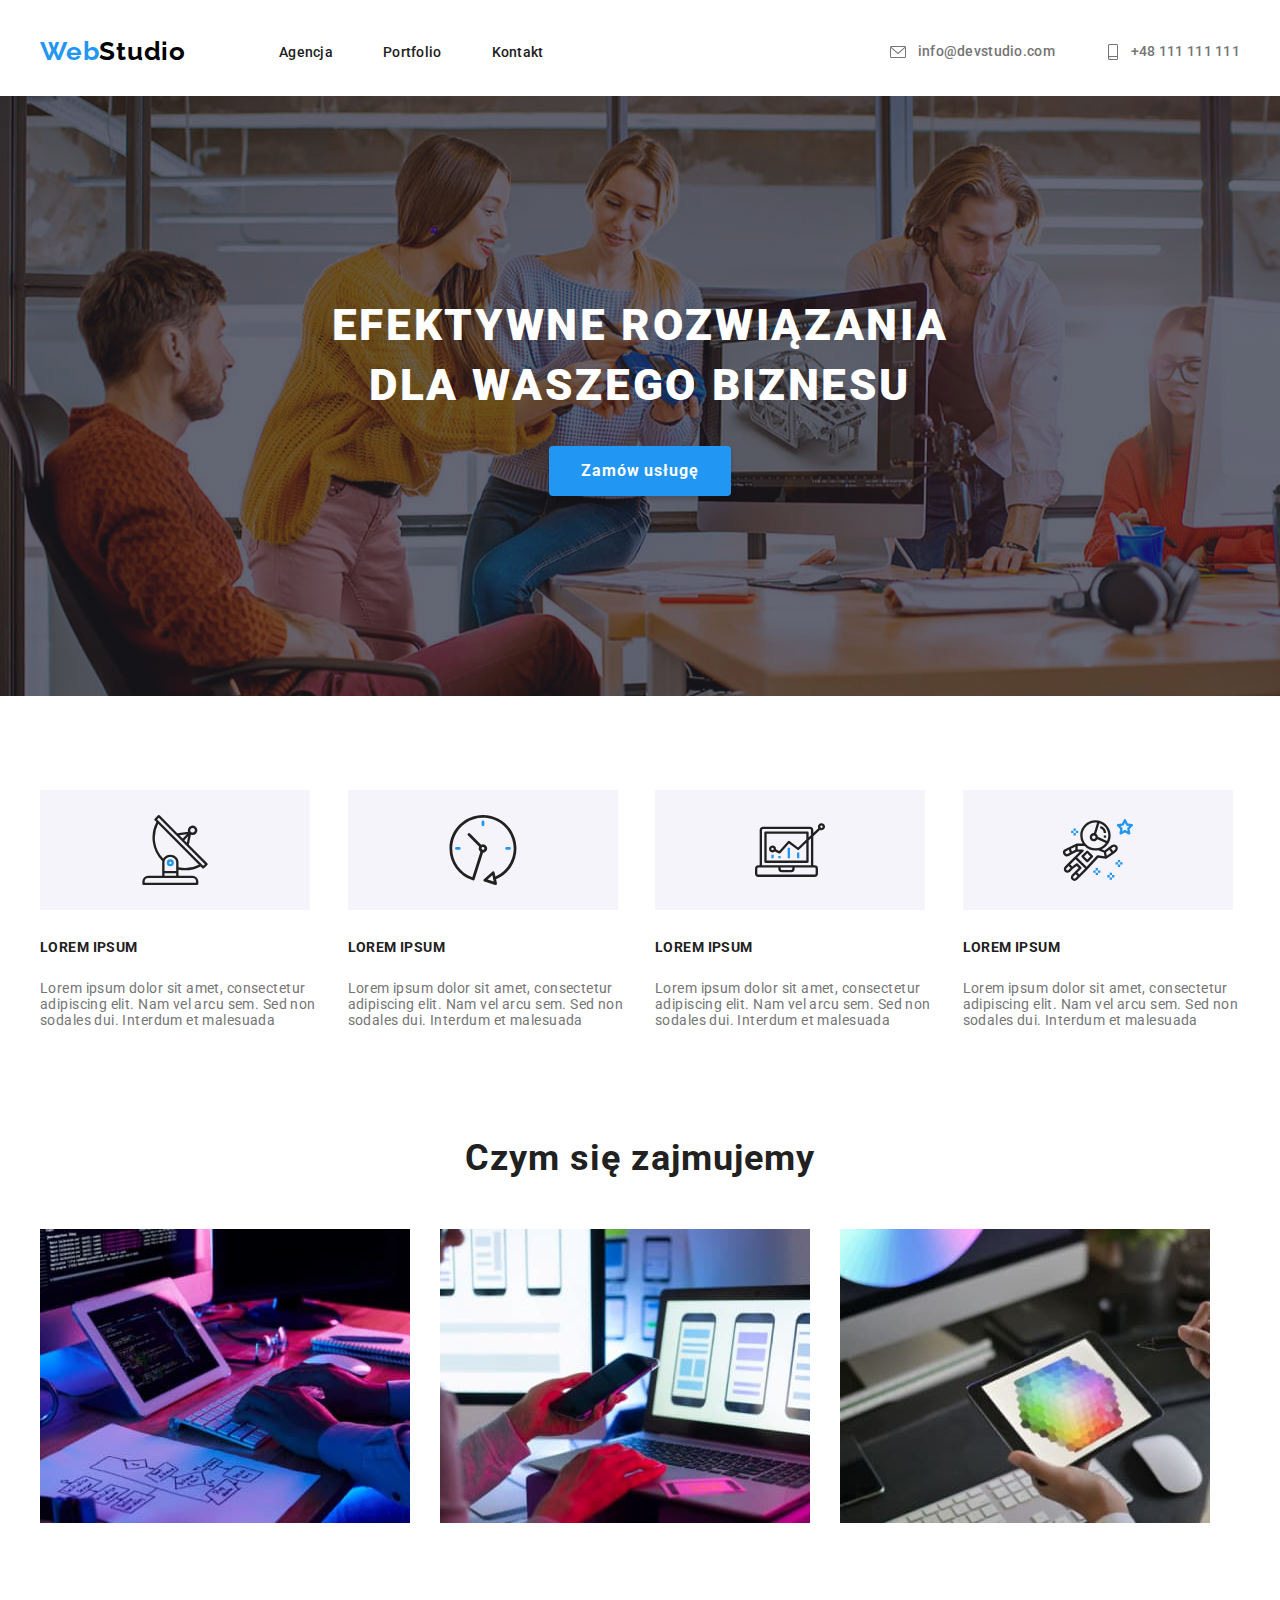
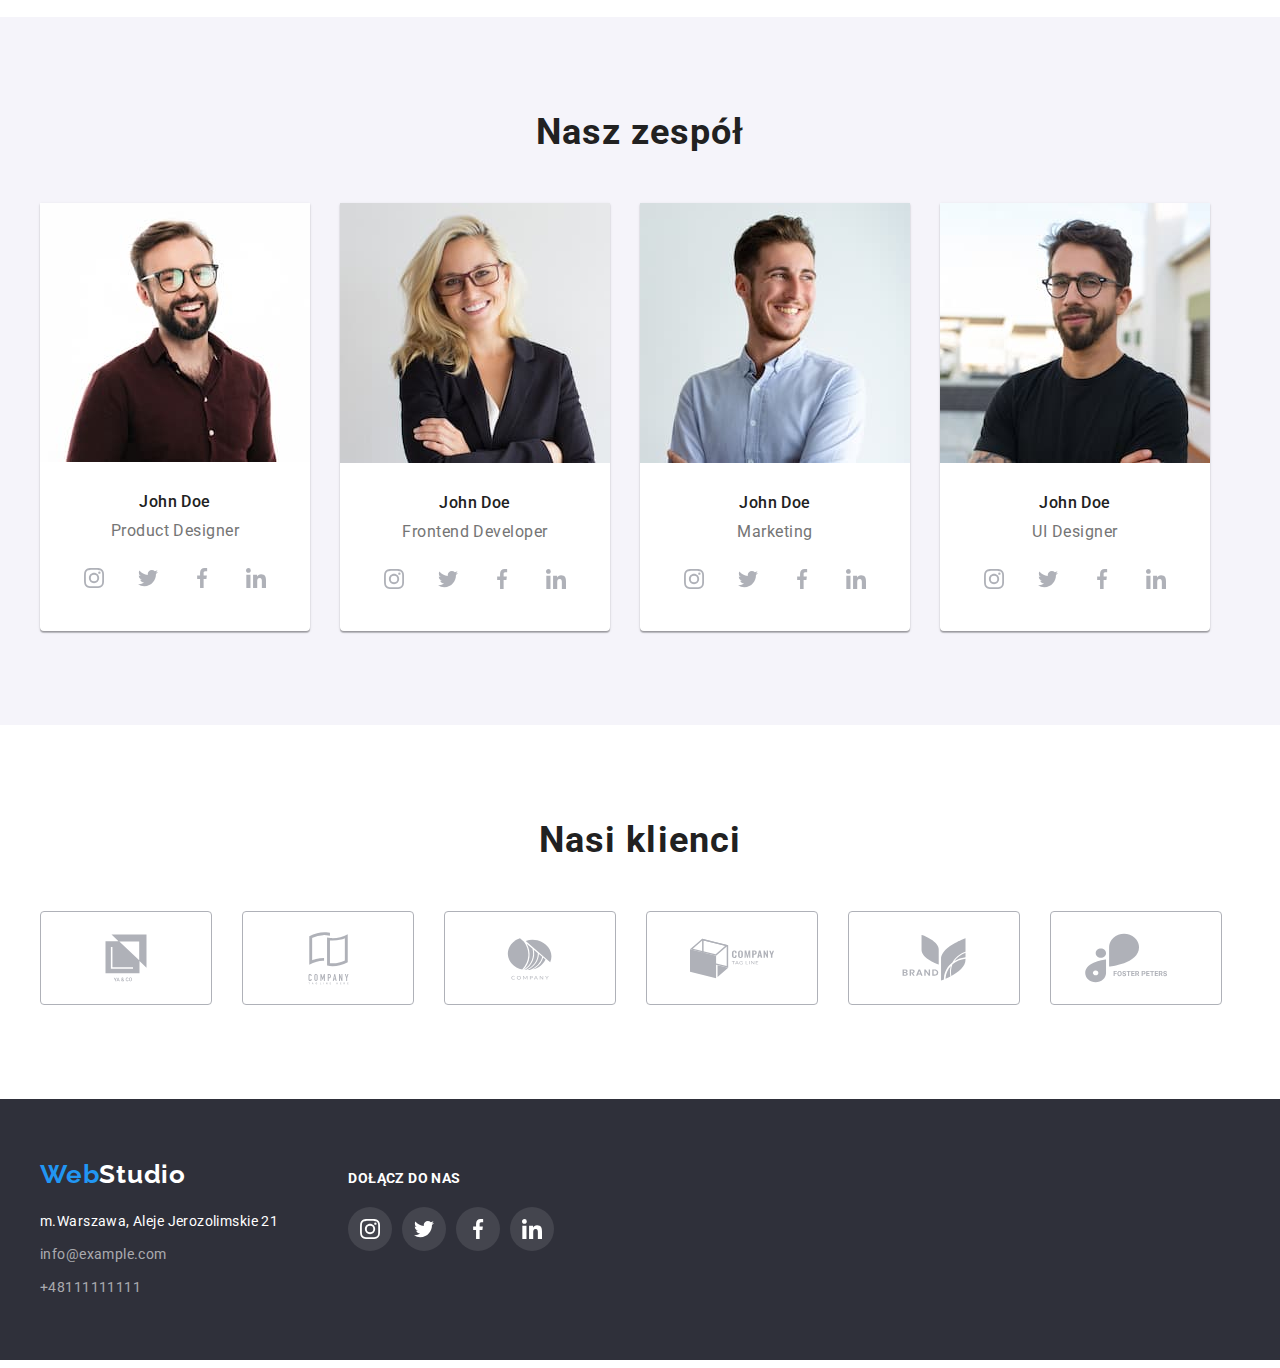
<file: index.html>
<!DOCTYPE html>
<html lang="uk">
  <head>
    <meta charset="UTF-8" />
    <meta http-equiv="X-UA-Compatible" content="IE=edge" />
    <meta name="viewport" content="width=device-width, initial-scale=1.0" />
    <title>WebStudio</title>
    <link rel="preconnect" href="https://fonts.googleapis.com" />
    <link rel="preconnect" href="https://fonts.gstatic.com" crossorigin />
    <link
      href="https://fonts.googleapis.com/css2?family=Raleway:wght@700&family=Roboto:wght@400;500;700;900&display=swap"
      rel="stylesheet"
    />
    <link
      rel="stylesheet"
      href="https://cdnjs.cloudflare.com/ajax/libs/modern-normalize/1.1.0/modern-normalize.min.css"
      integrity="sha512-wpPYUAdjBVSE4KJnH1VR1HeZfpl1ub8YT/NKx4PuQ5NmX2tKuGu6U/JRp5y+Y8XG2tV+wKQpNHVUX03MfMFn9Q=="
      crossorigin="anonymous"
      referrerpolicy="no-referrer"
    />
    <link rel="stylesheet" href="./css/styles.css" />
  </head>

  <body>
    <header>
      <div class="container header-container">
        <nav class="header-nav">
          <a class="header-logo" href="./index.html">
            <span class="logo-blue">Web</span
            ><span class="logo-black">Studio</span>
          </a>
          <ul class="site-nav">
            <li><a href="./index.html" class="link current">Agencja</a></li>
            <li>
              <a href="./portfolio.html" class="site link">Portfolio</a>
            </li>
            <li><a href="#" class="site link">Kontakt</a></li>
          </ul>
        </nav>
        <ul class="header-contacts list">
          <li>
            <a href="mailto:info@devstudio.com" class="header-contact link">
              <svg class="icon" width="20" height="16">
                <use href="./images/icons.svg#icon-envelope-1"></use>
              </svg>
              info@devstudio.com
            </a>
          </li>
          <li>
            <a href="tel:+48111111111" class="header-contact link">
              <svg class="icon" width="16" height="24">
                <use href="./images/icons.svg#icon-smartphone-1"></use>
              </svg>
              +48 111 111 111
            </a>
          </li>
        </ul>
      </div>
    </header>

    <main>
      <section class="hero">
        <div class="container2">
          <h1 class="hero-title">EFEKTYWNE ROZWIĄZANIA DLA WASZEGO BIZNESU</h1>
          <button class="hero-button" type="button">Zamów usługę</button>
        </div>
      </section>

      <section class="section section-features">
        <div class="container">
          <ul class="benefits-list list">
            <li class="benefits-item">
              <div class="benefits-icons">
                <svg class="icon-benefits">
                  <use href="./images/icons.svg#icon-antenna-1"></use>
                </svg>
              </div>
              <h3 class="tekst-1">LOREM IPSUM</h3>
              <p class="tekst-2">
                Lorem ipsum dolor sit amet, consectetur adipiscing elit. Nam vel
                arcu sem. Sed non sodales dui. Interdum et malesuada
              </p>
            </li>
            <li class="benefits-item">
              <div class="benefits-icons">
                <svg class="icon-benefits">
                  <use href="./images/icons.svg#icon-clock-1"></use>
                </svg>
              </div>
              <h3 class="tekst-1">LOREM IPSUM</h3>
              <p class="tekst-2">
                Lorem ipsum dolor sit amet, consectetur adipiscing elit. Nam vel
                arcu sem. Sed non sodales dui. Interdum et malesuada
              </p>
            </li>
            <li class="benefits-item">
              <div class="benefits-icons">
                <svg class="icon-benefits">
                  <use href="./images/icons.svg#icon-diagram-1"></use>
                </svg>
              </div>
              <h3 class="tekst-1">LOREM IPSUM</h3>
              <p class="tekst-2">
                Lorem ipsum dolor sit amet, consectetur adipiscing elit. Nam vel
                arcu sem. Sed non sodales dui. Interdum et malesuada
              </p>
            </li>
            <li class="benefits-item">
              <div class="benefits-icons">
                <svg class="icon-benefits">
                  <use href="./images/icons.svg#icon-astronaut-1"></use>
                </svg>
              </div>
              <h3 class="tekst-1">LOREM IPSUM</h3>
              <p class="tekst-2">
                Lorem ipsum dolor sit amet, consectetur adipiscing elit. Nam vel
                arcu sem. Sed non sodales dui. Interdum et malesuada
              </p>
            </li>
          </ul>
        </div>
      </section>

      <section class="section section-work">
        <div class="container">
          <h2 class="section-title">Czym się zajmujemy</h2>
          <ul class="foto-work list">
            <li class="item-work">
              <img
                src="images/1.jpg"
                alt="A picture of someone writing on a computer"
                width="370"
                height="294"
              />
            </li>
            <li class="item-work">
              <img
                src="images/2.jpg"
                alt="A picture of someone connecting their phone to a computer"
                width="370"
                height="294"
              />
            </li>
            <li class="item-work">
              <img
                src="images/3.jpg"
                alt="A picture of someone creating an image on a notebook "
                width="370"
                height="294"
              />
            </li>
          </ul>
        </div>
      </section>

      <section class="section team-section">
        <div class="container">
          <h2 class="section-title">Nasz zespół</h2>

          <ul class="team-list list">
            <li class="team-link">
              <img
                src="images/4.jpg"
                alt="A picture of..."
                width="270"
                height="260"
              />
              <div class="cards">
                <h3 class="name">John Doe</h3>
                <p class="position">Product Designer</p>
                <ul class="team-icons">
                  <li class="list-icon">
                    <a href="" class="link-icon">
                      <svg class="icon-team">
                        <use href="./images/icons.svg#icon-instagram-2"></use>
                      </svg>
                    </a>
                  </li>
                  <li class="list-icon">
                    <a href="" class="link-icon">
                      <svg class="icon-team">
                        <use href="./images/icons.svg#icon-twitter-1"></use>
                      </svg>
                    </a>
                  </li>
                  <li class="list-icon">
                    <a href="" class="link-icon">
                      <svg class="icon-team">
                        <use href="./images/icons.svg#icon-facebook-1"></use>
                      </svg>
                    </a>
                  </li>
                  <li class="list-icon">
                    <a href="" class="link-icon">
                      <svg class="icon-team">
                        <use href="./images/icons.svg#icon-linkedin-1"></use>
                      </svg>
                    </a>
                  </li>
                </ul>
              </div>
            </li>
            <li class="team-link">
              <img
                src="images/5.jpg"
                alt="A picture of..."
                width="270"
                height="260"
              />
              <div class="cards">
                <h3 class="name">John Doe</h3>
                <p class="position">Frontend Developer</p>
                <ul class="team-icons">
                  <li class="list-icon">
                    <a href="" class="link-icon">
                      <svg class="icon-team">
                        <use href="./images/icons.svg#icon-instagram-2"></use>
                      </svg>
                    </a>
                  </li>
                  <li class="list-icon">
                    <a href="" class="link-icon">
                      <svg class="icon-team">
                        <use href="./images/icons.svg#icon-twitter-1"></use>
                      </svg>
                    </a>
                  </li>
                  <li class="list-icon">
                    <a href="" class="link-icon">
                      <svg class="icon-team">
                        <use href="./images/icons.svg#icon-facebook-1"></use>
                      </svg>
                    </a>
                  </li>
                  <li class="list-icon">
                    <a href="" class="link-icon">
                      <svg class="icon-team">
                        <use href="./images/icons.svg#icon-linkedin-1"></use>
                      </svg>
                    </a>
                  </li>
                </ul>
              </div>
            </li>
            <li class="team-link">
              <img
                src="images/6.jpg"
                alt="A picture of..."
                width="270"
                height="260"
              />
              <div class="cards">
                <h3 class="name">John Doe</h3>
                <p class="position">Marketing</p>
                <ul class="team-icons">
                  <li class="list-icon">
                    <a href="" class="link-icon">
                      <svg class="icon-team">
                        <use href="./images/icons.svg#icon-instagram-2"></use>
                      </svg>
                    </a>
                  </li>
                  <li class="list-icon">
                    <a href="" class="link-icon">
                      <svg class="icon-team">
                        <use href="./images/icons.svg#icon-twitter-1"></use>
                      </svg>
                    </a>
                  </li>
                  <li class="list-icon">
                    <a href="" class="link-icon">
                      <svg class="icon-team">
                        <use href="./images/icons.svg#icon-facebook-1"></use>
                      </svg>
                    </a>
                  </li>
                  <li class="list-icon">
                    <a href="" class="link-icon">
                      <svg class="icon-team">
                        <use href="./images/icons.svg#icon-linkedin-1"></use>
                      </svg>
                    </a>
                  </li>
                </ul>
              </div>
            </li>
            <li class="team-link">
              <img
                src="images/7.jpg"
                alt="A picture of..."
                width="270"
                height="260"
              />
              <div class="cards">
                <h3 class="name">John Doe</h3>
                <p class="position">UI Designer</p>
                <ul class="team-icons">
                  <li class="list-icon">
                    <a href="" class="link-icon">
                      <svg class="icon-team">
                        <use href="./images/icons.svg#icon-instagram-2"></use>
                      </svg>
                    </a>
                  </li>
                  <li class="list-icon">
                    <a href="" class="link-icon">
                      <svg class="icon-team">
                        <use href="./images/icons.svg#icon-twitter-1"></use>
                      </svg>
                    </a>
                  </li>
                  <li class="list-icon">
                    <a href="" class="link-icon">
                      <svg class="icon-team">
                        <use href="./images/icons.svg#icon-facebook-1"></use>
                      </svg>
                    </a>
                  </li>
                  <li class="list-icon">
                    <a href="" class="link-icon">
                      <svg class="icon-team">
                        <use href="./images/icons.svg#icon-linkedin-1"></use>
                      </svg>
                    </a>
                  </li>
                </ul>
              </div>
            </li>
          </ul>
        </div>
      </section>

      <section class="section clients">
        <div class="container">
          <h2 class="section-title">Nasi klienci</h2>
          <ul class="clients-list list">
            <li class="client-item">
              <a href="" class="link-client">
                <svg class="icon-client" width="48" height="53.7">
                  <use href="./images/icons.svg#icon-group-6"></use>
                </svg>
              </a>
            </li>
            <li class="client-item">
              <a href="" class="link-client">
                <svg class="icon-client" width="53" height="62">
                  <use href="./images/icons.svg#icon-group-7"></use>
                </svg>
              </a>
            </li>
            <li class="client-item">
              <a href="" class="link-client">
                <svg class="icon-client" width="47.46" height="45.18">
                  <use href="./images/icons.svg#icon-group-8"></use>
                </svg>
              </a>
            </li>
            <li class="client-item">
              <a href="" class="link-client">
                <svg class="icon-client" width="84.44" height="46.62">
                  <use href="./images/icons.svg#icon-group-9"></use>
                </svg>
              </a>
            </li>
            <li class="client-item">
              <a href="" class="link-client">
                <svg class="icon-client" width="80.54" height="63.43">
                  <use href="./images/icons.svg#icon-group-10"></use>
                </svg>
              </a>
            </li>
            <li class="client-item">
              <a href="" class="link-client">
                <svg class="icon-client" width="120" height="50">
                  <use href="./images/icons.svg#icon-group-11"></use>
                </svg>
              </a>
            </li>
          </ul>
        </div>
      </section>
    </main>

    <footer class="footer">
      <div class="container">
        <div class="flex-container">
          <div class="footer-wrapper">
            <a class="logo-footer" href="./index.html">
              <span class="logo-blue">Web</span
              ><span class="logo-white">Studio</span>
            </a>
            <address class="address">
              <ul class="footer-contacts list">
                <li class="footer-item">
                  <a
                    class="footer-address link"
                    href="https://www.google.com/maps/place/al.+Jerozolimskie+21,+00-508+Warszawa/@52.2305319,21.0134568,17z/data=!3m1!4b1!4m6!3m5!1s0x471eccf3e52bee23:0xc5163bc7ec8d4437!8m2!3d52.2305286!4d21.0160317!16s%2Fg%2F11csnfr8s8"
                    target="_blank"
                    rel="noopener noreferrer"
                  >
                    m.Warszawa, Aleje Jerozolimskie 21
                  </a>
                </li>
                <li class="footer-item">
                  <a href="mailto:info@example.com" class="footer-contact link">
                    info@example.com
                  </a>
                </li>
                <li class="footer-item">
                  <a href="tel:++48111111111" class="footer-contact link">
                    +48111111111
                  </a>
                </li>
              </ul>
            </address>
          </div>
          <div class="join">
            <p class="join-p">DOŁĄCZ DO NAS</p>
            <ul class="team-icons">
              <li class="list-icon">
                <a href="" class="link-icon">
                  <svg class="icon-team">
                    <use href="./images/icons.svg#icon-instagram-2"></use>
                  </svg>
                </a>
              </li>
              <li class="list-icon">
                <a href="" class="link-icon">
                  <svg class="icon-team">
                    <use href="./images/icons.svg#icon-twitter-1"></use>
                  </svg>
                </a>
              </li>
              <li class="list-icon">
                <a href="" class="link-icon">
                  <svg class="icon-team">
                    <use href="./images/icons.svg#icon-facebook-1"></use>
                  </svg>
                </a>
              </li>
              <li class="list-icon">
                <a href="" class="link-icon">
                  <svg class="icon-team">
                    <use href="./images/icons.svg#icon-linkedin-1"></use>
                  </svg>
                </a>
              </li>
            </ul>
          </div>
        </div>
      </div>
    </footer>
  </body>
</html>
</file>
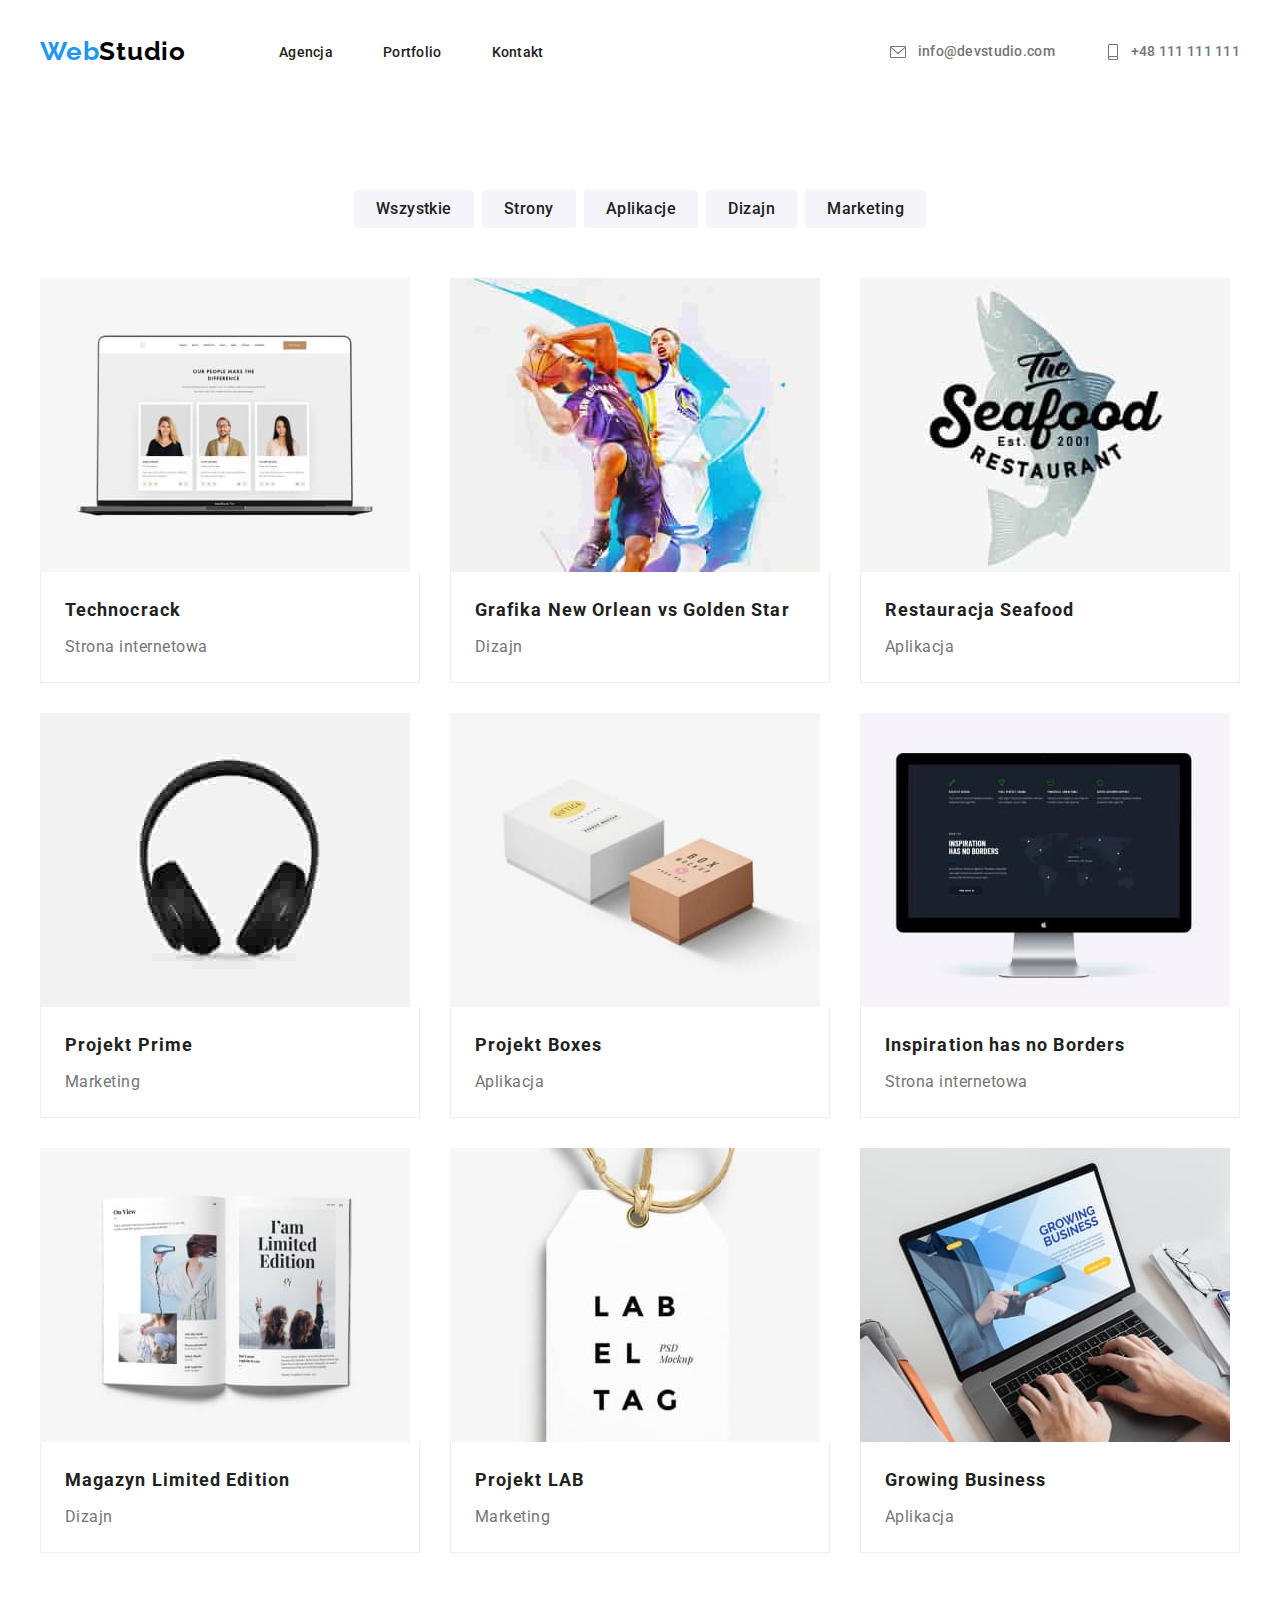
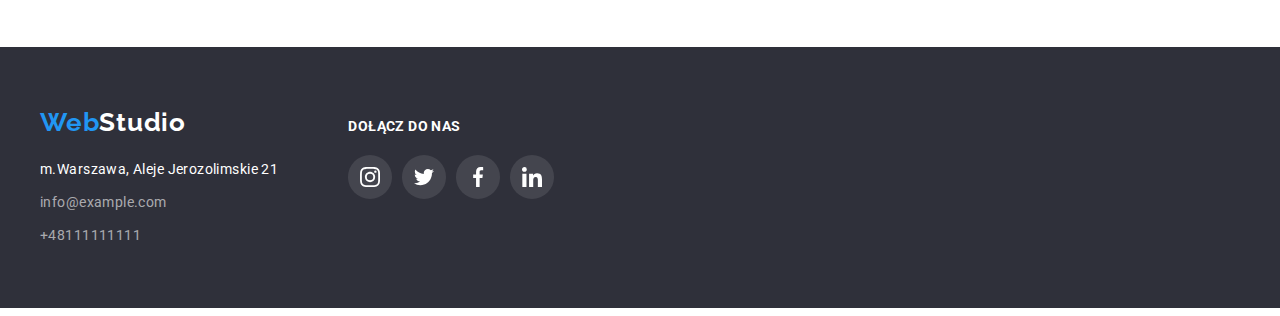
<file: portfolio.html>
<!DOCTYPE html>
<html lang="uk">
  <head>
    <meta charset="UTF-8" />
    <meta http-equiv="X-UA-Compatible" content="IE=edge" />
    <meta name="viewport" content="width=device-width, initial-scale=1.0" />
    <title>Portfolio</title>
    <link rel="preconnect" href="https://fonts.googleapis.com" />
    <link rel="preconnect" href="https://fonts.gstatic.com" crossorigin />
    <link
      href="https://fonts.googleapis.com/css2?family=Raleway:wght@700&family=Roboto:wght@400;500;700;900&display=swap"
      rel="stylesheet"
    />
    <link
      rel="stylesheet"
      href="https://cdnjs.cloudflare.com/ajax/libs/modern-normalize/1.1.0/modern-normalize.min.css"
      integrity="sha512-wpPYUAdjBVSE4KJnH1VR1HeZfpl1ub8YT/NKx4PuQ5NmX2tKuGu6U/JRp5y+Y8XG2tV+wKQpNHVUX03MfMFn9Q=="
      crossorigin="anonymous"
      referrerpolicy="no-referrer"
    />
    <link rel="stylesheet" href="./css/styles.css" />
  </head>

  <body>
    <header>
      <div class="container header-container">
        <nav class="header-nav">
          <a class="header-logo" href="./index.html">
            <span class="logo-blue">Web</span
            ><span class="logo-black">Studio</span>
          </a>
          <ul class="site-nav">
            <li><a href="./index.html" class="link current">Agencja</a></li>
            <li>
              <a href="./portfolio.html" class="site link">Portfolio</a>
            </li>
            <li><a href="#" class="site link">Kontakt</a></li>
          </ul>
        </nav>
        <ul class="header-contacts list">
          <li>
            <a href="mailto:info@devstudio.com" class="header-contact link">
              <svg class="icon" width="20" height="16">
                <use href="./images/icons.svg#icon-envelope-1"></use>
              </svg>
              info@devstudio.com
            </a>
          </li>
          <li>
            <a href="tel:+48111111111" class="header-contact link">
              <svg class="icon" width="16" height="24">
                <use href="./images/icons.svg#icon-smartphone-1"></use>
              </svg>
              +48 111 111 111
            </a>
          </li>
        </ul>
      </div>
    </header>

    <main>
      <section class="section portfolio-section">
        <div class="container">
          <ul class="filter list">
            <li class="item-button">
              <button type="button" class="filter-button">Wszystkie</button>
            </li>
            <li class="item-button">
              <button type="button" class="filter-button">Strony</button>
            </li>
            <li class="item-button">
              <button type="button" class="filter-button">Aplikacje</button>
            </li>
            <li class="item-button">
              <button type="button" class="filter-button">Dizajn</button>
            </li>
            <li class="item-button">
              <button type="button" class="filter-button">Marketing</button>
            </li>
          </ul>
          <ul class="portfolio-project list">
            <li class="portfolio-card">
              <a href="#" class="project-link">
                <img
                  src="images/Technocrack.jpg"
                  alt="A picture of..."
                  width="370"
                  height="294"
                  class="project-img"
                />
                <div class="project-border">
                  <h2 class="project-title">Technocrack</h2>
                  <p class="projects-text">Strona internetowa</p>
                </div>
              </a>
            </li>
            <li class="portfolio-card">
              <a href="#" class="project-link">
                <img
                  src="images/Grafika_New_Orlean_vs_Golden_Star.jpg"
                  alt="A picture of..."
                  width="370"
                  height="294"
                  class="project-img"
                />
                <div class="project-border">
                  <h2 class="project-title">
                    Grafika New Orlean vs Golden Star
                  </h2>
                  <p class="projects-text">Dizajn</p>
                </div>
              </a>
            </li>
            <li class="portfolio-card">
              <a href="#" class="project-link">
                <img
                  src="images/Restauracja_Seafood.jpg"
                  alt="A picture of..."
                  width="370"
                  height="294"
                  class="project-img"
                />
                <div class="project-border">
                  <h2 class="project-title">Restauracja Seafood</h2>
                  <p class="projects-text">Aplikacja</p>
                </div>
              </a>
            </li>
            <li class="portfolio-card">
              <a href="#" class="project-link">
                <img
                  src="images/Projekt_Prime.jpg"
                  alt="A picture of..."
                  width="370"
                  height="294"
                  class="project-img"
                />
                <div class="project-border">
                  <h2 class="project-title">Projekt Prime</h2>
                  <p class="projects-text">Marketing</p>
                </div>
              </a>
            </li>
            <li class="portfolio-card">
              <a href="#" class="project-link">
                <img
                  src="images/Projekt_Boxes.jpg"
                  alt="A picture of..."
                  width="370"
                  height="294"
                  class="project-img"
                />
                <div class="project-border">
                  <h2 class="project-title">Projekt Boxes</h2>
                  <p class="projects-text">Aplikacja</p>
                </div>
              </a>
            </li>
            <li class="portfolio-card">
              <a href="#" class="project-link">
                <img
                  src="images/Inspiration_has_no_Borders.jpg"
                  alt="A picture of..."
                  width="370"
                  height="294"
                  class="project-img"
                />
                <div class="project-border">
                  <h2 class="project-title">Inspiration has no Borders</h2>
                  <p class="projects-text">Strona internetowa</p>
                </div>
              </a>
            </li>
            <li class="portfolio-card">
              <a href="#" class="project-link">
                <img
                  src="images/Magazyn_Limited_Edition.jpg"
                  alt="A picture of..."
                  width="370"
                  height="294"
                  class="project-img"
                />
                <div class="project-border">
                  <h2 class="project-title">Magazyn Limited Edition</h2>
                  <p class="projects-text">Dizajn</p>
                </div>
              </a>
            </li>
            <li class="portfolio-card">
              <a href="#" class="project-link">
                <img
                  src="images/Projekt_LAB.jpg"
                  alt="A picture of..."
                  width="370"
                  height="294"
                  class="project-img"
                />
                <div class="project-border">
                  <h2 class="project-title">Projekt LAB</h2>
                  <p class="projects-text">Marketing</p>
                </div>
              </a>
            </li>
            <li class="portfolio-card">
              <a href="#" class="project-link">
                <img
                  src="images/Growing_Business.jpg"
                  alt="A picture of..."
                  width="370"
                  height="294"
                  class="project-img"
                />
                <div class="project-border">
                  <h2 class="project-title">Growing Business</h2>
                  <p class="projects-text">Aplikacja</p>
                </div>
              </a>
            </li>
          </ul>
        </div>
      </section>
    </main>

    <footer class="footer">
      <div class="container">
        <div class="flex-container">
          <div class="footer-wrapper">
            <a class="logo-footer" href="./index.html">
              <span class="logo-blue">Web</span
              ><span class="logo-white">Studio</span>
            </a>
            <address class="address">
              <ul class="footer-contacts list">
                <li class="footer-item">
                  <a
                    class="footer-address link"
                    href="https://www.google.com/maps/place/al.+Jerozolimskie+21,+00-508+Warszawa/@52.2305319,21.0134568,17z/data=!3m1!4b1!4m6!3m5!1s0x471eccf3e52bee23:0xc5163bc7ec8d4437!8m2!3d52.2305286!4d21.0160317!16s%2Fg%2F11csnfr8s8"
                    target="_blank"
                    rel="noopener noreferrer"
                  >
                    m.Warszawa, Aleje Jerozolimskie 21
                  </a>
                </li>
                <li class="footer-item">
                  <a href="mailto:info@example.com" class="footer-contact link">
                    info@example.com
                  </a>
                </li>
                <li class="footer-item">
                  <a href="tel:++48111111111" class="footer-contact link">
                    +48111111111
                  </a>
                </li>
              </ul>
            </address>
          </div>
          <div class="join">
            <p class="join-p">DOŁĄCZ DO NAS</p>
            <ul class="team-icons">
              <li class="list-icon">
                <a href="" class="link-icon">
                  <svg class="icon-team">
                    <use href="./images/icons.svg#icon-instagram-2"></use>
                  </svg>
                </a>
              </li>
              <li class="list-icon">
                <a href="" class="link-icon">
                  <svg class="icon-team">
                    <use href="./images/icons.svg#icon-twitter-1"></use>
                  </svg>
                </a>
              </li>
              <li class="list-icon">
                <a href="" class="link-icon">
                  <svg class="icon-team">
                    <use href="./images/icons.svg#icon-facebook-1"></use>
                  </svg>
                </a>
              </li>
              <li class="list-icon">
                <a href="" class="link-icon">
                  <svg class="icon-team">
                    <use href="./images/icons.svg#icon-linkedin-1"></use>
                  </svg>
                </a>
              </li>
            </ul>
          </div>
        </div>
      </div>
    </footer>
  </body>
</html>
</file>
<file: css/styles.css>
* ul {
  padding: 0;
  margin: 0;
  list-style: none;
}
:root {
  --primary-text-color: #212121;
  --secondary-text-color: #757575;
  --primary-white-color: #ffffff;
  --accent-color: #2196f3;
  --title-text-color: #000000;
  --white-text-color: #ffffff;
  --background-accent-color: #2f303a;
  --icon-color: #afb1b8;
  --hero-background: #c4c4c4;
  --team-background-color: #f5f4fa;
  --button-active-bg: #188ce8;
  --header-border: #ececec;
  --footer-email-tel-color: rgba(255, 255, 255, 0.6);
}

body {
  justify-content: center;

  width: 100%;
  margin-left: auto;
  margin-right: auto;

  font-size: 14px;
  font-family: "Roboto", sans-serif;
  letter-spacing: 0.03em;
  color: var(--primary-text-color);
  background-color: var(--primary-white-color);
}

h1,
h2,
h3,
h4,
h5,
h6,
p {
  margin-top: 0;
}
button {
  cursor: pointer;
}
address {
  font-style: normal;
}

.list {
  list-style: none;
  padding-left: 0;
  margin: 0;
}

.link {
  text-decoration: none;
  color: inherit;
}

img {
  display: block;
  max-width: 100%;
  height: auto;
}

.line {
  border-bottom: 1px solid #ececec;
}
.container {
  width: 1200px;
  margin: 0 auto;
  padding: 0 15px;
}

.container2 {
  width: 1200px;
  margin: 0 auto;
  padding: 0 15px;
  display: flex;
  flex-direction: column;
  align-items: center;
}

.section {
  padding: 94px 0;
}

.header-container {
  display: flex;
  align-items: center;
}
.header-nav {
  display: flex;
  align-items: center;
}
.header-logo {
  display: inline-block;
  padding-top: 24px;
  padding-bottom: 25px;
  margin-right: 93px;

  font-family: "Raleway", sans-serif;
  font-style: normal;
  font-weight: 700;
  font-size: 26px;
  line-height: 1.19;
  letter-spacing: 0.03em;
  text-decoration: none;
}

.logo-blue {
  color: var(--accent-color);
}
.logo-black {
  color: var(--title-text-color);
}
.site-nav {
  display: flex;
  padding-top: 0;
  padding-bottom: 0;
}

.site-nav > li:not(:last-child) {
  margin-right: 50px;
}

.site-nav :hover {
  color: var(--accent-color);
}

.current,
.site {
  padding-top: 32px;
  padding-bottom: 32px;

  color: var(--primary-text-color);
  font-weight: 500;
  font-size: 14px;
  line-height: 1.14;
  letter-spacing: 0.02em;
}
.header-contacts {
  display: flex;
  align-items: center;
  margin-left: auto;
  padding-top: 32px;
  padding-bottom: 32px;
}
.header-contacts > li:not(:last-child) {
  margin-right: 50px;
}
.header-contact {
  display: flex;
  font-weight: 500;
  font-size: 14px;
  line-height: 1.14;
  text-decoration: none;
  color: var(--secondary-text-color);
  letter-spacing: 0.02em;
  align-items: center;
}
.icon {
  fill: currentColor;

  margin-right: 10px;
}
.icon:hover,
.icon:focus {
  fill: var(--accent-color);
}

.site-link :hover,
.site-link :focus,
.header-contact:hover,
.header-contact:focus {
  color: var(--accent-color);
  font-weight: 500;
  font-size: 14px;
  line-height: 1.14;
  letter-spacing: 0.02em;
}

.tekst-1 {
  font-size: 14px;
  font-weight: 700;
  line-height: 1.14;
  letter-spacing: 0.03em;
  text-align: left;
  color: var(--primary-text-color);
  padding-bottom: 10px;
}

.tekst-2 {
  font-size: 14px;
  font-weight: 400;
  line-height: 1.17;
  letter-spacing: 0.03em;
  text-align: left;
  color: var(--secondary-text-color);
}

.hero {
  max-width: 1600px;
  background-color: var(--hero-background);
  background-image: linear-gradient(
      to right,
      rgba(47, 48, 58, 0.4),
      rgba(47, 48, 58, 0.4)
    ),
    url("../images/background_colour.jpg");
  background-repeat: no-repeat;

  margin: 0 auto;
  padding: 200px 0;
}
.hero-title {
  max-width: 696px;
  margin: 0 auto 30px;
  color: var(--white-text-color);
  text-transform: uppercase;
  font-weight: 900;
  font-size: 44px;
  line-height: 1.36;
  letter-spacing: 0.06em;
  text-align: center;
}
.hero-button {
  padding: 10px 32px;
  border-radius: 4px;
  border: none;

  box-shadow: 0px 4px 4px rgba(0, 0, 0, 0.15);
  font-weight: 700;
  font-size: 16px;
  line-height: 1.88;
  letter-spacing: 0.06em;
  font-family: inherit;
  cursor: pointer;
  background-color: var(--accent-color);
  color: var(--white-text-color);
}
.hero-button:hover,
.hero-button:focus {
  background-color: var(--button-active-bg);
}

.section-features {
  padding-bottom: 0;
}
.benefits-list {
  display: flex;
}
.benefits-list > li {
  flex-basis: calc((100% - 3 * 30px) / 4);
}
.benefits-list > li:not(:last-child) {
  margin-right: 30px;
}
.benefits-item {
  width: 270px;
  padding: 0;
}
.benefits-icons {
  display: flex;
  justify-content: center;
  align-items: center;
  background-color: var(--team-background-color);
  width: 270px;
  height: 120px;
  margin-bottom: 30px;
}
.icon-benefits {
  width: 70px;
  height: 70px;
}
.benefits-title {
  margin-top: 0;
  margin-bottom: 10px;
  font-weight: 700;
  font-size: 14px;
  line-height: 1.14;
  letter-spacing: 0.03em;
  text-transform: uppercase;
}
.benefits-subtitle {
  font-size: 14px;
  line-height: 1.71;
  margin-bottom: 0px;
  color: var(--secondary-text-color);
}

.section-title {
  margin-top: 0;
  margin-bottom: 50px;

  font-weight: 700;
  font-size: 36px;
  line-height: 1.17;
  text-align: center;
  letter-spacing: 0.03em;
}
.foto-work {
  display: flex;
}
.foto-work .item-work:not(:last-child) {
  margin-right: 30px;
}

.team-section {
  background-color: var(--team-background-color);
}
.team-list {
  display: flex;
}
.team-link {
  background-color: var(--primary-white-color);
  box-shadow: 0px 1px 3px rgba(0, 0, 0, 0.12), 0px 1px 1px rgba(0, 0, 0, 0.14),
    0px 2px 1px rgba(0, 0, 0, 0.2);
  border-radius: 0px 0px 4px 4px;
  text-align: center;
}
.team-link:not(:last-child) {
  margin-right: 30px;
}
.cards {
  padding: 30px 32px;
}
.name {
  font-weight: 500;
  font-size: 16px;
  line-height: 1.19;
  text-align: center;
  margin-bottom: 10px;
}
.position {
  margin-bottom: 16px;
  font-size: 16px;
  line-height: 1.19;
  letter-spacing: 0.03em;
  text-align: center;
  color: var(--secondary-text-color);
}
.team-icons {
  display: flex;
  justify-content: center;
  list-style: none;
}
.link-icon {
  display: flex;
  align-items: center;
  justify-content: center;
  margin: 0 auto;
  text-decoration: none;
  width: 44px;
  height: 44px;
  color: var(--icon-color);
}
.link-icon:hover,
.link-icon:focus {
  background-color: var(--accent-color);
  border-radius: 50%;
  color: var(--white-text-color);
}
.icon-team {
  width: 20px;
  height: 20px;
  fill: currentColor;
}
.list-icon:not(:last-child) {
  margin-right: 10px;
}

.clients-list {
  display: flex;
}
.link-client {
  display: flex;
  align-items: center;
  justify-content: center;
  width: 170px;
  height: 92px;
  color: var(--icon-color);
  border: 1px solid;
  border-radius: 4px;
}
.client-item:not(:last-child) {
  margin-right: 30px;
}
.link-client:hover,
.link-client:focus {
  color: var(--accent-color);
}
.icon-client {
  fill: currentColor;
}

.flex-container {
  display: flex;
  align-items: baseline;
}
.footer {
  background-color: var(--background-accent-color);
  padding-top: 60px;
  padding-bottom: 60px;
}
.footer-wrapper {
  display: flex;
  flex-direction: column;
  align-items: start;
  margin-right: 70px;
  margin-left: 0;
}
.logo-footer {
  display: inline-block;
  margin-bottom: 20px;

  font-family: "Raleway", sans-serif;
  font-style: normal;
  font-weight: 700;
  font-size: 26px;
  line-height: 1.19;
  letter-spacing: 0.03em;
  text-decoration: none;
}
.logo-white {
  color: var(--white-text-color);
}
.footer-address {
  color: var(--white-text-color);
  text-decoration: none;
}
.footer-item {
  display: block;
}
.footer-item:not(:last-child) {
  margin-bottom: 9px;
}
.footer-contacts {
  font-family: "Roboto";
  font-style: normal;
  font-weight: 400;
  line-height: 1.71;
  color: var(--footer-email-tel-color);
}
.footer-address:hover,
.footer-address:focus,
.footer-contact:hover,
.footer-contact:focus {
  color: var(--accent-color);
}
.join {
  display: flex;
  flex-direction: column;
}

.join-p {
  text-transform: uppercase;
  color: var(--white-text-color);
  font-weight: 700;
  font-size: 14px;
  line-height: 1.14;
  letter-spacing: 0.03em;
  margin-bottom: 20px;
}
.join .team-icons {
  padding-left: 0;
  padding-right: 0;
}

.join .link-icon {
  color: var(--white-text-color);
  background-color: rgba(255, 255, 255, 0.1);
  border-radius: 50%;
}

.join .link-icon:hover,
.join .link-icon:focus {
  background-color: var(--accent-color);
  border-radius: 50%;
  color: var(--white-text-color);
}

.filter {
  display: flex;
  justify-content: center;

  margin-bottom: 50px;
}
.item-button {
  margin-right: 8px;
}
.item-button:last-child {
  margin-right: 0;
}
.filter-button {
  background-color: var(--team-background-color);
  color: var(--primary-text-color);

  font-family: "Roboto", sans-serif;
  font-weight: 500;
  font-size: 16px;
  line-height: 1.62;
  letter-spacing: 0.03em;

  cursor: pointer;
  border-radius: 4px;
  border: 0;
  padding: 6px 22px;
}
.filter-button:hover,
.filter-button:focus {
  color: var(--white-text-color);
  background-color: var(--accent-color);
  box-shadow: 0px 3px 1px rgba(0, 0, 0, 0.1), 0px 1px 2px rgba(0, 0, 0, 0.08),
    0px 2px 2px rgba(0, 0, 0, 0.12);

  border: 0;
  border-radius: 4px;
}
.portfolio-project {
  display: flex;
  flex-wrap: wrap;
  padding-left: 0;
  margin-top: 0;
  margin-bottom: 0;
  list-style: none;
}
.portfolio-card {
  flex-basis: calc((100% - 60px) / 3);
  margin-right: 30px;
  margin-bottom: 30px;
}
.portfolio-card:nth-child(3n) {
  margin-right: 0;
}

.portfolio-card:nth-last-child(-n + 3) {
  margin-bottom: 0;
}

.project-img {
  display: block;
}
.project-link {
  text-decoration: none;
}
.portfolio-card:hover,
.portfolio-card:focus {
  box-shadow: 0px 1px 1px rgba(0, 0, 0, 0.12), 0px 4px 4px rgba(0, 0, 0, 0.06),
    1px 4px 6px rgba(0, 0, 0, 0.16);
}
.project-border {
  padding: 20px 24px;
  border: 1px solid #eeeeee;
  border-top: none;
}
.project-title {
  margin-top: 0px;
  margin-bottom: 4px;
  font-weight: 700;
  font-size: 18px;
  line-height: 2;
  letter-spacing: 0.06em;

  color: var(--primary-text-color);
}
.projects-text {
  margin-bottom: 0px;

  color: var(--secondary-text-color);

  font-weight: 400;
  font-size: 16px;
  line-height: 1.88;
  letter-spacing: 0.03em;
}
</file>
